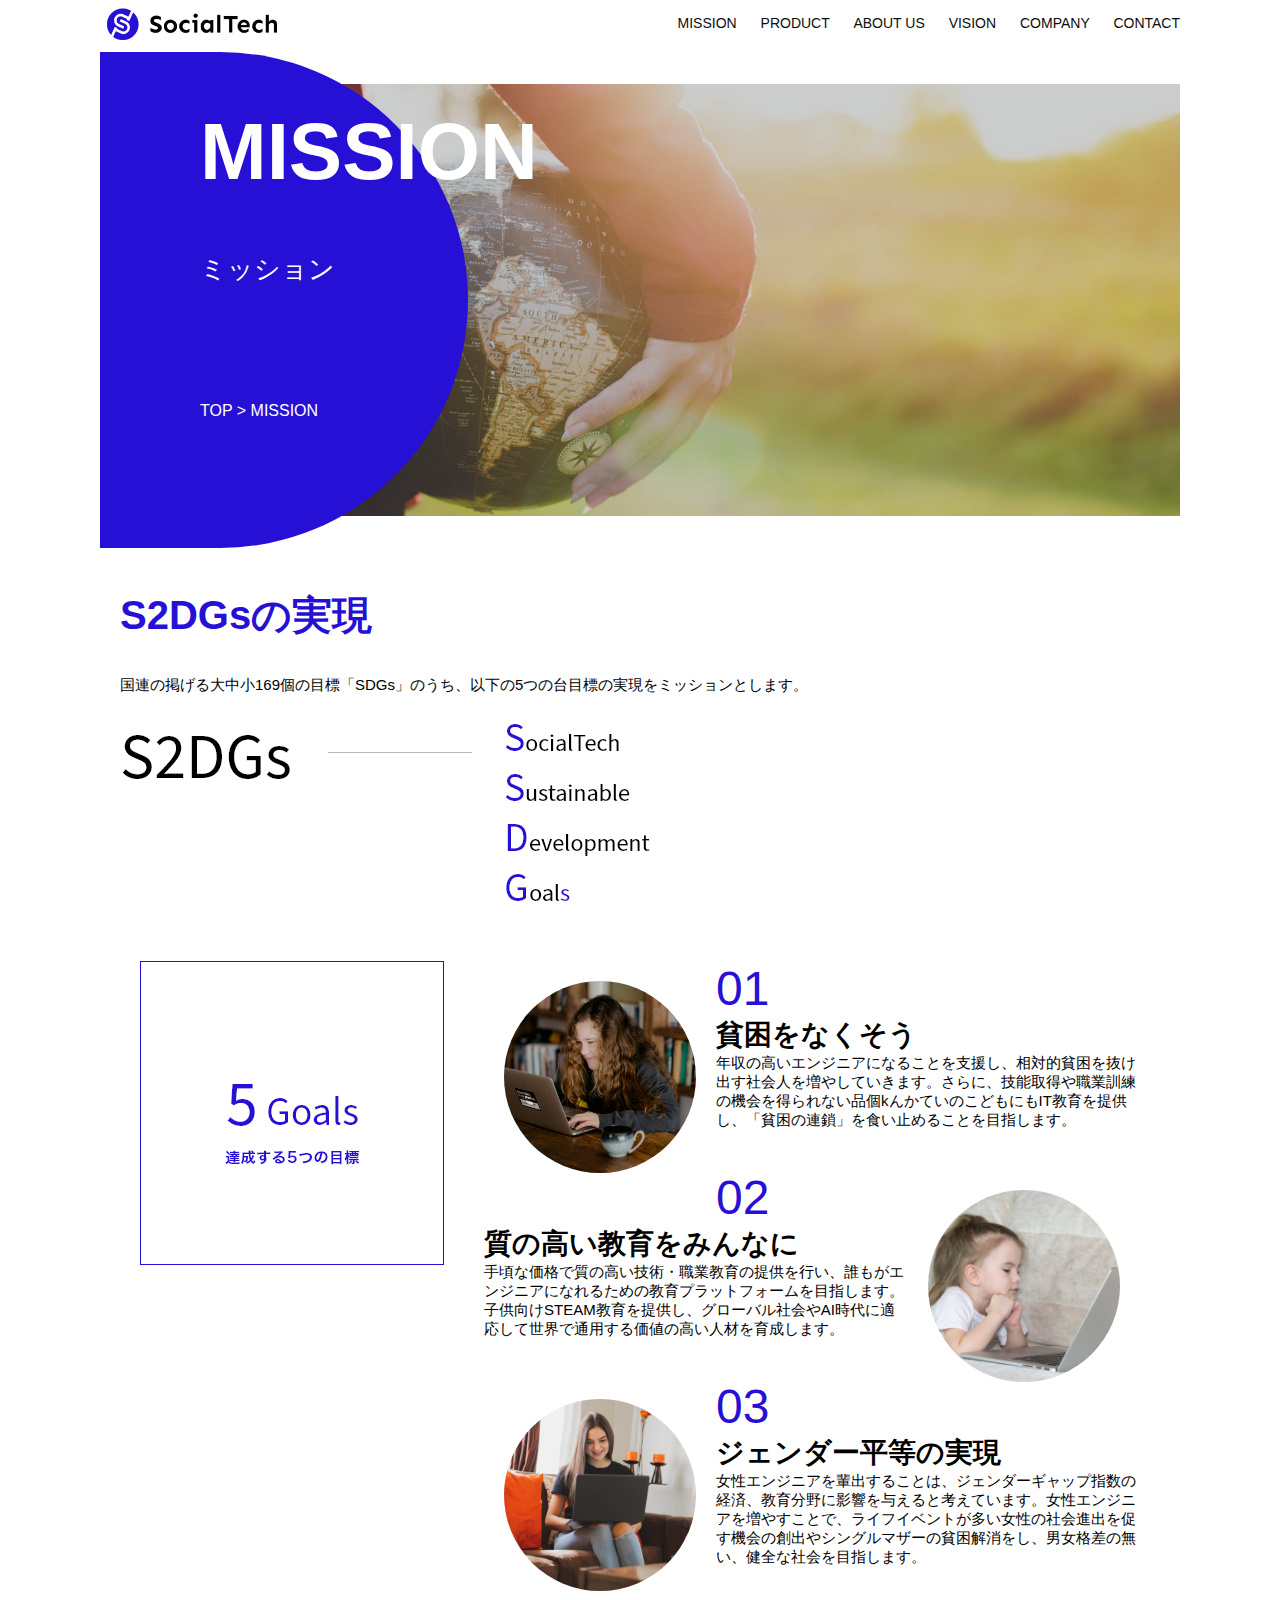
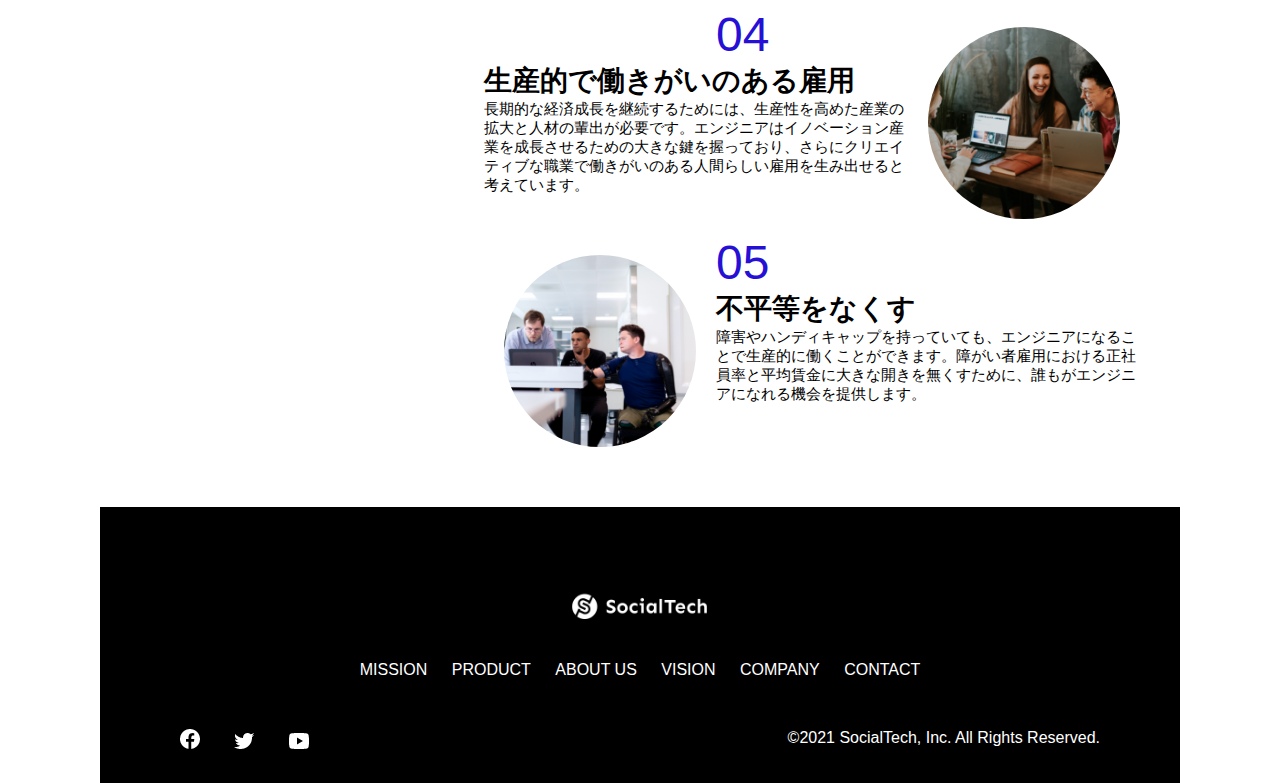
<file: mission.html>
<!DOCTYPE html>
<html>
  <head>
    <title>SocialTech - MISSION ミッション</title>
    <meta charset="UTF-8">
    <meta name="description" content="width=device-width, initial-scale=1.0">
    <meta name="viewport" content="width=device-width, initial-scale=1.0">
    <link rel="stylesheet" href="style.css">
  </head>
  
  <body>
    <header>
      <a href="index.html" id="logo"><img src="images/logo.png" alt="トップページに戻る"></a>
      <!-- alt属性は画像が表示できないブラウザなどでアクセスした際に、画像の代わりにテキストで内容が表示されます。 -->
      <nav id="nav-pc">
        <a href="mission.html">MISSION</a>
        <a href="product.html">PRODUCT</a>
        <a href="index.html#aboutus">ABOUT US</a>
        <a href="index.html#vidion">VISION</a>
        <a href="index.html#company">COMPANY</a>
        <a href="index.html#contact">CONTACT</a>
        <!-- ページ内リンクの設定方法：
          aタグのhref属性に、HTMLファイル名#id属性値を指定する
          リンク先に設定したい要素のidに、先ほど指定したid属性値を設定する -->
      </nav>
      <!-- スマートフォン用メニューボタン -->
      <img id="menu-sp" src="images/button-menu.png" alt="ナビゲーションを開く" onclick="document.getElementById('nav-sp').style.display = 'block'">
      <!-- スマートフォン用ナビゲーション -->
      <nav id="nav-sp">
        <img id="close" src="images/button-close.png" alt="ナビゲーションを閉じる" onclick="document.getElementById('nav-sp').style.display = 'none'">
         <a id="logo-sp" href="index.html" onclick="document.getElementById('nav-sp').style.display = 'none'"><img
             src="images/logo-sp.png" alt="トップページに戻る"></a>
             <a class="menu" href="mission.html" onclick="document.getElementById('nav-sp').style.display = 'none'">MISSION</a>
         <a class="menu" href="product.html" onclick="document.getElementById('nav-sp').style.display = 'none'">PRODUCT</a>
         <a class="menu" href="index.html#aboutus" onclick="document.getElementById('nav-sp').style.display = 'none'">ABOUT
           US</a><!-- onclick="document.getElementById('nav-sp').style.display = 'none'"はここをタップしたら非表示になる
            次のページに行ってもメニューが開きっぱなしだと邪魔だから -->
         <a class="menu" href="index.html#vision"
           onclick="document.getElementById('nav-sp').style.display = 'none'">VISION</a>
         <a class="menu" href="index.html#company"
           onclick="document.getElementById('nav-sp').style.display = 'none'">COMPANY</a>
         <a class="menu" href="index.html#contact"
           onclick="document.getElementById('nav-sp').style.display = 'none'">CONTACT</a>
         <div id="sns">
           <a href="https://www.facebook.com/sejuku2013"><img src="images/button-facebook.png" alt="Facebookのリンク"></a>
           <a href="https://twitter.com/samuraijuku"><img src="images/button-twitter.png" alt="Twitterのリンク"></a>
           <a href="https://www.youtube.com/channel/UCCFOQO5aDK0xXam4cUQXT8g"><img src="images/button-youtube.png" alt="YouTubeのリンク"></a>
         </div>
      </nav>
    </header>
    <main>
      <article>
        <!-- メインビジュアル -->
        <section id="mission-main">
          <div id="mission-title">
            <h1>MISSION</h1>
            <span>ミッション</span>
            <div>TOP > MISSION</div>
          </div>
        </section>
        <!-- mission-s2dgs -->
        <section id="mission-s2dgs">
          <h2 class="mission-h2">S2DGsの実現</h2>
          <p>国連の掲げる大中小169個の目標「SDGs」のうち、以下の5つの台目標の実現をミッションとします。</p>
          <img src="images/mission/mission-s2dgs.png" alt="S2DGs">
        </section>
        <!-- mission-5goals -->
        <section id="mission-5goals">
          <div>
            <img id="s2dgs-image" src="images/mission/mission-5goals.png" alt="5Goals">
          </div>
          <div>
            <div>
              <img class="fivegoals-image-left" src="images/mission/mission-5goals01.png" alt="PCを操作する女の子">
              <span class="fivegoals-number">01</span>
              <h3 class="fivegoals-h3">貧困をなくそう</h3>
              <p class="fivegoals-p">年収の高いエンジニアになることを支援し、相対的貧困を抜け出す社会人を増やしていきます。さらに、技能取得や職業訓練の機会を得られない品個kんかていのこどもにもIT教育を提供し、「貧困の連鎖」を食い止めることを目指します。</p>
            </div>

            <div>
              <img class="fivegoals-image-right" src="images/mission/mission-5goals02.png" alt="PCを見つめる小さい女の子">
              <span class="fivegoals-number">02</span>
              <h3 class="fivegoals-h3">質の高い教育をみんなに</h3>
              <p class="fivegoals-p">
                手頃な価格で質の高い技術・職業教育の提供を行い、誰もがエンジニアになれるための教育プラットフォームを目指します。子供向けSTEAM教育を提供し、グローバル社会やAI時代に適応して世界で通用する価値の高い人材を育成します。
              </p>
            </div>
            
            <div>
              <img class="fivegoals-image-left" src="images/mission/mission-5goals03.png" alt="PCを操作する女性">
              <span class="fivegoals-number">03</span>
              <h3 class="fivegoals-h3">ジェンダー平等の実現</h3>
              <p class="fivegoals-p">
                女性エンジニアを輩出することは、ジェンダーギャップ指数の経済、教育分野に影響を与えると考えています。女性エンジニアを増やすことで、ライフイベントが多い女性の社会進出を促す機会の創出やシングルマザーの貧困解消をし、男女格差の無い、健全な社会を目指します。
              </p>
            </div>
   
            <div>
              <img class="fivegoals-image-right" src="images/mission/mission-5goals04.png" alt="笑顔で話し合う3人の男女">
              <span class="fivegoals-number">04</span>
              <h3 class="fivegoals-h3">生産的で働きがいのある雇用</h3>
              <p class="fivegoals-p">
                長期的な経済成長を継続するためには、生産性を高めた産業の拡大と人材の輩出が必要です。エンジニアはイノベーション産業を成長させるための大きな鍵を握っており、さらにクリエイティブな職業で働きがいのある人間らしい雇用を生み出せると考えています。
              </p>
            </div>

            <div>
              <img class="fivegoals-image-left" src="images/mission/mission-5goals05.png" alt="障害を持つ男性が生き生きと働く様子">
              <span class="fivegoals-number">05</span>
              <h3 class="fivegoals-h3">不平等をなくす</h3>
              <p class="fivegoals-p">
                障害やハンディキャップを持っていても、エンジニアになることで生産的に働くことができます。障がい者雇用における正社員率と平均賃金に大きな開きを無くすために、誰もがエンジニアになれる機会を提供します。
              </p>
            </div>
          </div>
        </section>
      </article>
      <footer>
        <div id="footer-logo">
          <img src="images/logo-sp.png" alt="SocialTech">
        </div>
        <div id="footer-link">
          <a href="mission.html">MISSION</a>
          <a href="product.html">PRODUCT</a>
          <a href="index.html#aboutus">ABOUT US</a>
          <a href="index.html#vision">VISION</a>
          <a href="index.html#company">COMPANY</a>
          <a href="index.html#contact">CONTACT</a>
        </div>
        <div id="sns-footer">
          <a href="https://www.facebook.com/sejuku2013"><img src="images/button-facebook.png" alt="Facebookのリンク"></a>
          <a href="https://twitter.com/samuraijuku"><img src="images/button-twitter.png" alt="Twitterのリンク"></a>
          <a href="https://www.youtube.com/channel/UCCFOQO5aDK0xXam4cUQXT8g"><img src="images/button-youtube.png" alt="YouTubeのリンク"></a>
          <span id="copyright">&copy;2021 SocialTech, Inc. All Rights Reserved. </span>
        </div>
      </footer>
    </main>
  </body>
</html>
</file>
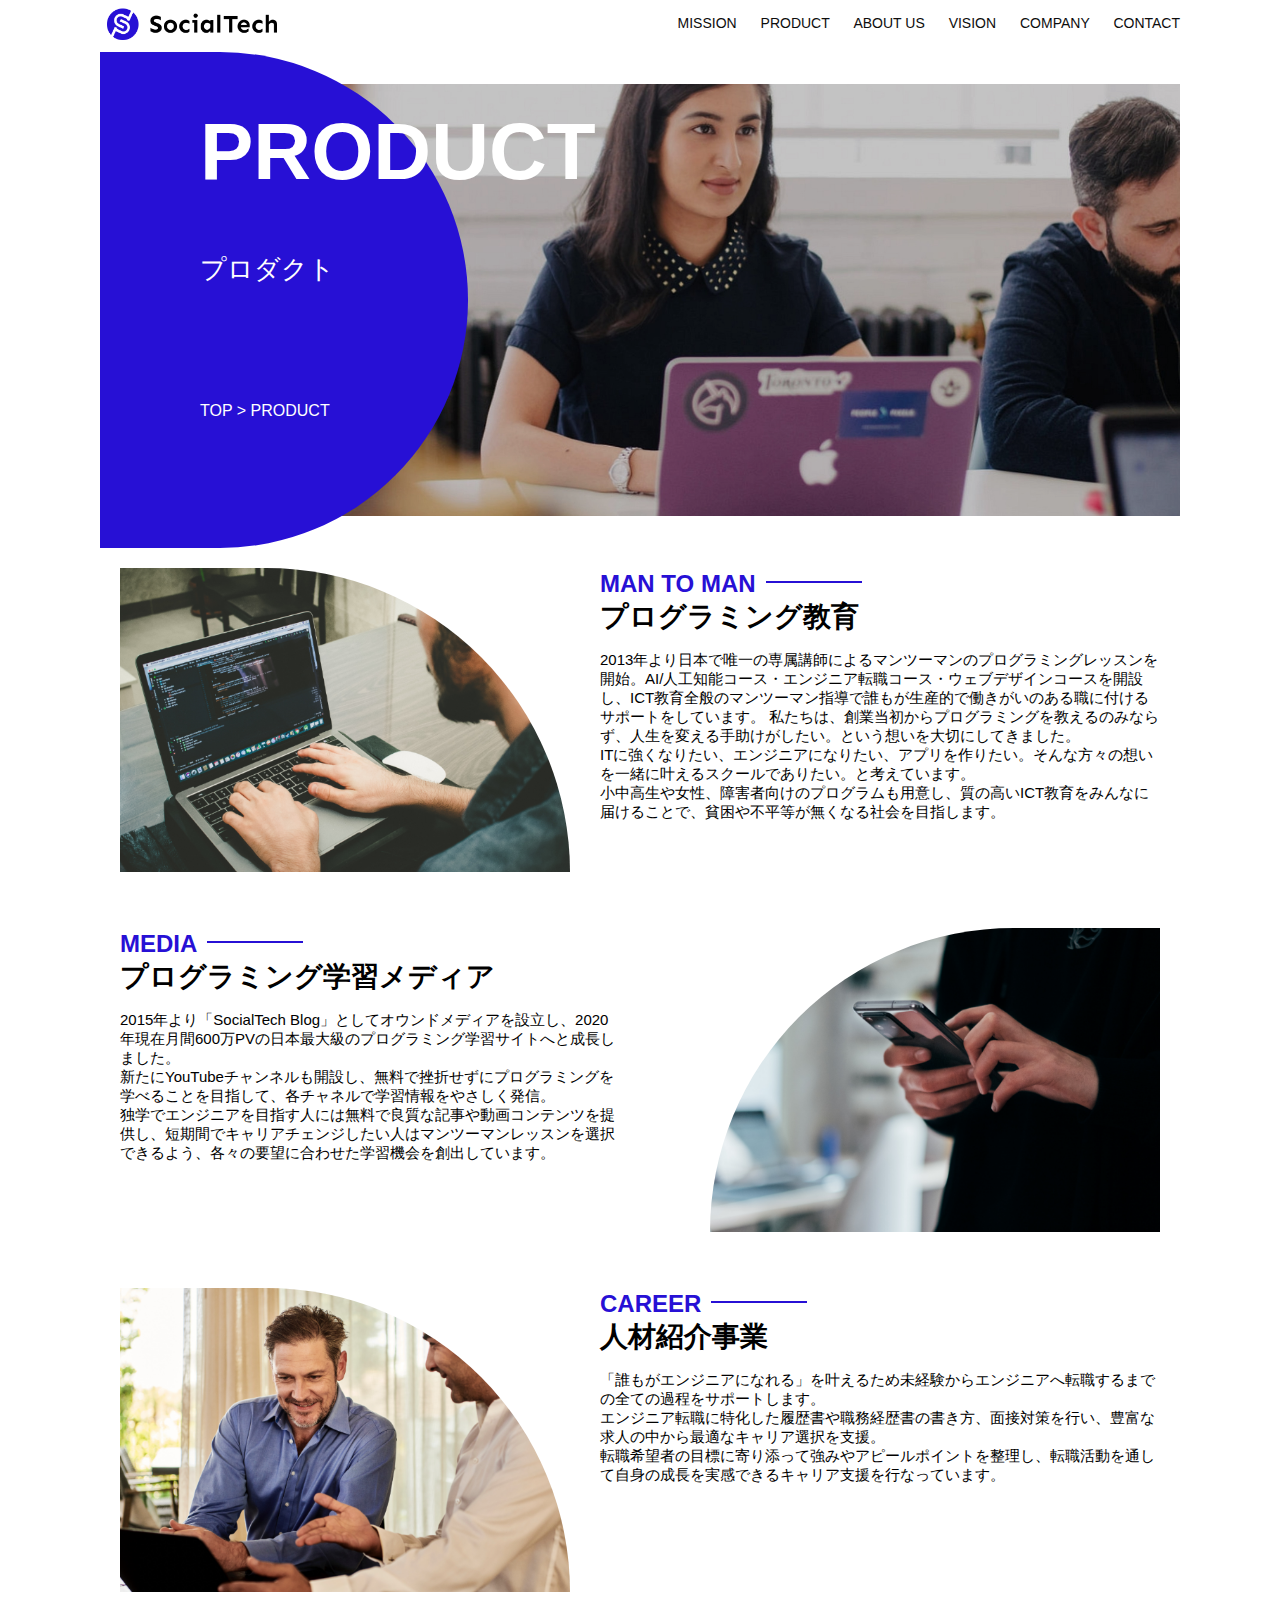
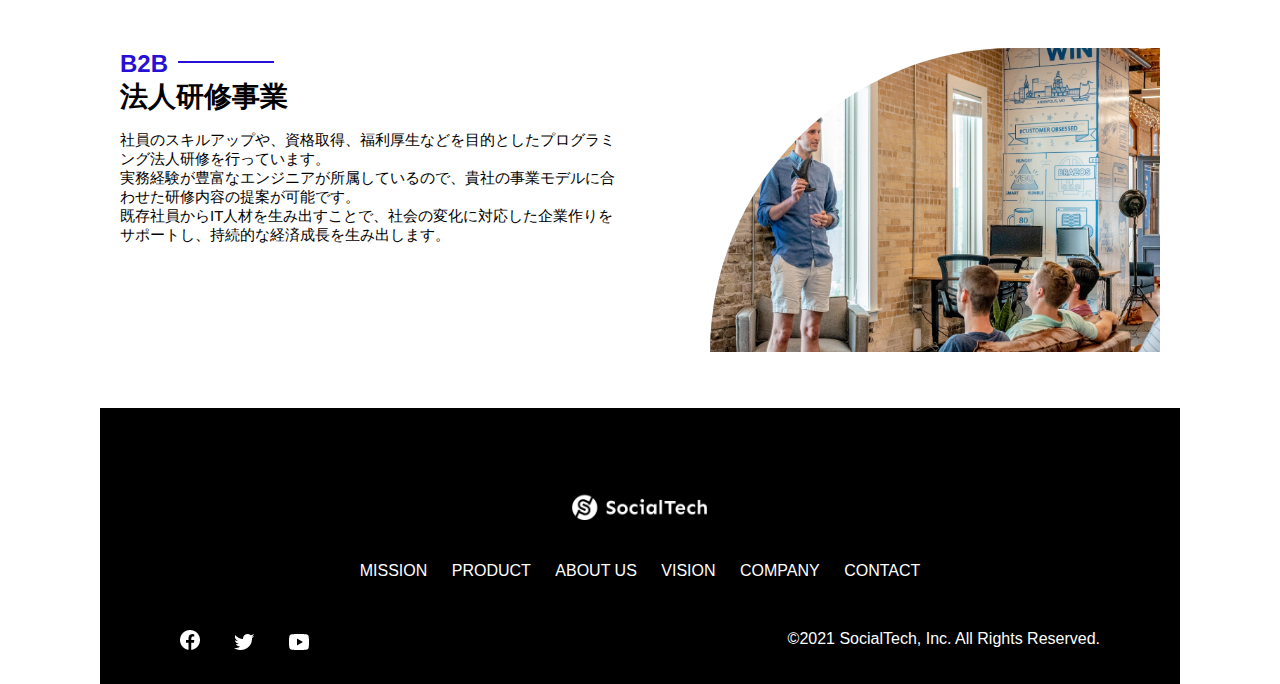
<file: product.html>
<!DOCTYPE html>
  <html>
  <head>
    <title>SocialTech -PRODUCT プロダクト-</title>
    <meta charset="UTF-8">
    <meta name="description" content="SocialTechの4つのプロダクトを紹介します">
    <meta name="viewport" content="width=device-width, initial-scale=1.0">
    <link rel="stylesheet" href="style.css">
  </head>
  
  <body>
    <!-- ヘッダー -->
    <header>
      <!-- ロゴ -->
      <a href="index.html" id="logo"><img src="images/logo.png" alt="トップページに戻る"></a>
  
      <!-- PC用ナビゲーション -->
      <nav id="nav-pc">
        <a href="mission.html">MISSION</a>
        <a href="product.html">PRODUCT</a>
        <a href="index.html#aboutus">ABOUT US</a>
        <a href="index.html#vision">VISION</a>
        <a href="index.html#company">COMPANY</a>
        <a href="index.html#contact">CONTACT</a>
      </nav>
  
      <!-- スマホ用メニューボタン -->
      <img id="menu-sp" src="images/button-menu.png" alt="ナビゲーションを開く" onclick="document.getElementById('nav-sp').style.display = 'block'">
  
      <!-- スマホ用ナビゲーション -->
      <nav id="nav-sp">
        <img id="close" src="images/button-close.png" alt="ナビゲーションを閉じる" onclick="document.getElementById('nav-sp').style.display = 'none'">
        <a id="logo-sp" href="index.html" onclick="document.getElementById('nav-sp').style.display = 'none'"><img
            src="images/logo-sp.png" alt="トップページに戻る"></a>
        <a class="menu" href="mission.html" onclick="document.getElementById('nav-sp').style.display = 'none'">MISSION</a>
        <a class="menu" href="product.html" onclick="document.getElementById('nav-sp').style.display = 'none'">PRODUCT</a>
        <a class="menu" href="index.html#aboutus" onclick="document.getElementById('nav-sp').style.display = 'none'">ABOUT
          US</a>
        <a class="menu" href="index.html#vision"
          onclick="document.getElementById('nav-sp').style.display = 'none'">VISION</a>
        <a class="menu" href="index.html#company"
          onclick="document.getElementById('nav-sp').style.display = 'none'">COMPANY</a>
        <a class="menu" href="index.html#contact"
          onclick="document.getElementById('nav-sp').style.display = 'none'">CONTACT</a>
        <div id="sns">
          <a href="https://www.facebook.com/sejuku2013"><img src="images/button-facebook.png" alt="Facebookのリンク"></a>
          <a href="https://twitter.com/samuraijuku"><img src="images/button-twitter.png" alt="Twitterのリンク"></a>
          <a href="https://www.youtube.com/channel/UCCFOQO5aDK0xXam4cUQXT8g"><img src="images/button-youtube.png" alt="YouTubeのリンク"></a>
        </div>
      </nav>
    </header>
    <main>
      <article>
        <!-- productメインビジュアル -->
        <section id="product-main">
          <div id="product-title">
            <h1>PRODUCT</h1>
            <span>プロダクト</span>
            <div>TOP > PRODUCT</div>
          </div>
        </section>
        <!-- productメインコンテンツ -->
        <section class="product-section1">
          <img src="images/product/product-mantoman.png" alt="PCでコードを書く男性">
          <div>
            <h2 class="product-h2">MAN TO MAN</h2>
            <h3 class="product-h3">プログラミング教育</h3>
            <p>
              2013年より日本で唯一の専属講師によるマンツーマンのプログラミングレッスンを開始。AI/人工知能コース・エンジニア転職コース・ウェブデザインコースを開設し、ICT教育全般のマンツーマン指導で誰もが生産的で働きがいのある職に付けるサポートをしています。
              私たちは、創業当初からプログラミングを教えるのみならず、人生を変える手助けがしたい。という想いを大切にしてきました。<br>ITに強くなりたい、エンジニアになりたい、アプリを作りたい。そんな方々の想いを一緒に叶えるスクールでありたい。と考えています。<br>小中高生や女性、障害者向けのプログラムも用意し、質の高いICT教育をみんなに届けることで、貧困や不平等が無くなる社会を目指します。
            </p>
          </div>
        </section>
        <section class="product-section2">
          <div>
            <h2 class="product-h2">MEDIA</h2>
            <h3 class="product-h3">プログラミング学習メディア</h3>
            <p>2015年より「SocialTech
              Blog」としてオウンドメディアを設立し、2020年現在月間600万PVの日本最大級のプログラミング学習サイトへと成長しました。<br>新たにYouTubeチャンネルも開設し、無料で挫折せずにプログラミングを学べることを目指して、各チャネルで学習情報をやさしく発信。<br>独学でエンジニアを目指す人には無料で良質な記事や動画コンテンツを提供し、短期間でキャリアチェンジしたい人はマンツーマンレッスンを選択できるよう、各々の要望に合わせた学習機会を創出しています。
            </p>
          </div>
          <img src="images/product/product-media.png" alt="スマートフォンを操作する人">
        </section>
        <section class="product-section1">
          <img src="images/product/product-career.png" alt="笑顔で話し合う2人の男性">
          <div>
            <h2 class="product-h2">CAREER</h2>
            <h3 class="product-h3">人材紹介事業</h3>
            <p>
              「誰もがエンジニアになれる」を叶えるため未経験からエンジニアへ転職するまでの全ての過程をサポートします。<br>エンジニア転職に特化した履歴書や職務経歴書の書き方、面接対策を行い、豊富な求人の中から最適なキャリア選択を支援。<br>転職希望者の目標に寄り添って強みやアピールポイントを整理し、転職活動を通して自身の成長を実感できるキャリア支援を行なっています。<br>
            </p>
          </div>
        </section>
        <section class="product-section2">
          <div>
            <h2 class="product-h2">B2B</h2>
            <h3 class="product-h3">法人研修事業</h3>
            <p>
              社員のスキルアップや、資格取得、福利厚生などを目的としたプログラミング法人研修を行っています。<br>実務経験が豊富なエンジニアが所属しているので、貴社の事業モデルに合わせた研修内容の提案が可能です。<br>既存社員からIT人材を生み出すことで、社会の変化に対応した企業作りをサポートし、持続的な経済成長を生み出します。
            </p>
          </div>
          <img src="images/product/product-b2b.png" alt="講演中の男性とそれを聴く人々">
        </section>
      </article>
      <footer>
        <div id="footer-logo">
          <img src="images/logo-sp.png" alt="SocialTech">
        </div>
        <div id="footer-link">
          <a href="mission.html">MISSION</a>
          <a href="product.html">PRODUCT</a>
          <a href="index.html#aboutus">ABOUT US</a>
          <a href="index.html#vision">VISION</a>
          <a href="index.html#company">COMPANY</a>
          <a href="index.html#contact">CONTACT</a>
        </div>
        <div id="sns-footer">
          <a href="https://www.facebook.com/sejuku2013"><img src="images/button-facebook.png" alt="Facebookのリンク"></a>
          <a href="https://twitter.com/samuraijuku"><img src="images/button-twitter.png" alt="Twitterのリンク"></a>
          <a href="https://www.youtube.com/channel/UCCFOQO5aDK0xXam4cUQXT8g"><img src="images/button-youtube.png" alt="YouTubeのリンク"></a>
          <span id="copyright">&copy;2021 SocialTech, Inc. All Rights Reserved. </span>
        </div>
      </footer>
    </main>
  </body>
  
  </html>
</file>
<file: style.css>
body {
    font-family: "Source Sans Pro", "Hiragino Kaku Gothic ProN", Meiryo, Arial, sans-serif;
  }
  
  p {
    font-size: 15px;
  }
/* pc */
  @media screen and (min-width: 768px){

  .carousel{
    width: 885px;
    margin-left: 20px;
  }

  body {
    max-width: 1080px;
    min-width: 960px;
    margin: 0 auto;
  }

  header {
    display: flex;
    justify-content: space-between;
  }

  #nav-pc {
    text-align: right;
    font-size: 14px;
    padding-top: 15px;
  }

  #menu-sp{
    display: none;
  } 

  #nav-sp{
    display: none;
  }

  
  /* ナビゲーションのリンクの装飾設定 */
  #nav-pc > a {
    text-decoration: none;
    margin-left: 20px;
  }
  #nav-pc > a:link {
    color: #0d0d0d;
  }
  #nav-pc > a:visited {
    color: #0d0d0d;
  }
  #nav-pc > a:hover {
    color: #000000;
    text-decoration: underline;
  }
  #nav-pc > a:active {
    color: #0d0d0d;
  }

  #main-visual {
    position: relative;
    height: 400px;
  }

  #main-message{
    position: absolute;
    top: 0;
    left: 0;
    background-color: #2710d5;
    color: #ffffff;
    border-radius: 0 0 476px 0;  /* 「border-radius：左上 右上 右下 左下;」の順で角丸の半径を指定します */
    max-width: 620px;
    z-index: 11;
    width: 100%;
    height: 100%;
  }

  #main-message h1 {
    font-size: 60px;
    font-weight: bold;
    margin:100px 0 0 50px;
  }

  #main-message p {
    font-size: 28px;
    margin-left: 50px;
  }

  #main-visual > img {
    max-width: 620px;
    border-radius: 476px 0 0 0;
    position: absolute;
    top: 0;
    right: 0;
    z-index: 10;
  }

  h2{
    margin-top: 40px;
  }

  h2::after{
    content: url("images/line.png");
    margin-left: 10px;
  }

  h3 {
    font-size: 27px;
  }
/* mission */
  #mission{
    margin: 80px auto;
    width: 100%;
  }

  #mission-flex{
    width: 100%;
    display: flex;
  }

  #mission-flex div {
    width: 50%;
    margin: 20px;
  }

  #mission-photo {
    width: 100%;
  }

  #s2dgs{
    margin-top: 50px;
  }
/* プロダクト */
  #product {
    background-color: #fafafa;
    margin: 80px 0 80px 0;
    padding: 10px 40px 0px 40px;
  }

  #product > div {
    margin-top: 40px;
    display: flex;
  }
  
  /* 左のカラム */
  #product-left {
    width: 50%;
    margin-right: 20px;
  }
  
  /* 右のカラム */
  #product-right {
    width: 50%;
    margin-left: 20px;
    margin-top: 80px;
  }
  
  /* 画像＋説明の枠 */
  #product-left > div {
    position: relative;
    height: 480px;
    margin-right: 20px;
  }
  #product-right > div {
    position: relative;
    height: 480px;
    margin-left: 20px;
  }
  
  /* 画像*/
  .product-photo {
    width: 100%;
  }

  .product-explain{
    background-color: #ffffff;
    position: absolute;
    left: 0;
    top: 280px;
    margin: 0 40px 0 40px;
    padding: 20px;
    box-shadow: 5px 5px 10px rgba(0, 0, 0, 0.05);
  }

  .product-explain > span {
    color: #2710d5;
    font-weight: bold;
    font-size: 16px;
    margin: 0;
  }

  .product-explain > h3{
    margin: 5px 0 5px 0px;
  }

  .product-explain > p{
    margin: 0;
  }

  #product-more {
    margin: 0 auto -42px auto;
  }

  /* aboutus */
  #aboutus{
    margin: 80px auto;
  }

  #aboutus > div{
    display: flex;
  }

  .culture-img{
    width: 100%;
    align-self: flex-start;
  }

  .culture-img2{
    margin-top: 50px;
    width: 100%;
  }

  .culture-table{
    max-width: 500px;
    margin-right: 50px;
  }

  .culture-num{
    font-size: 80px;
    color: #2710d5;
    margin-right: 20px;

  }

  .culture-en{
    color: #2710d5;
    font-weight: bold;
    font-size: 24px;
    display: block;
  }

  .culture-jp{
    font-size: 28px;
    font-weight: bold;
  }

  .culture-description{
    margin: 0px;
  }

  /* VISION */

  #vision{
    margin: 80 auto;
  }

  #vision > div{
    width: 100%;
    display: flex;
    justify-content: space-between;
    flex-wrap: wrap;
  }

  .vision-box{
    width: 300px;
    height: 300px;
    margin-bottom: 30px;
    position: relative;
  }

  .vision-box img{
    width: 100%;
    height: auto;
    position: absolute;
    top: 0;
    left: 0;
    z-index: 30;
  }

  .vision-box > span{
    position: absolute;
    top: 0;
    left: 0;
    z-index: 31;
    margin-right: 20px;
  }

  .vision-box h4{
    color: #2710d5;
    font-size: 19px;
    margin: 80px 0 0 0;
    margin-top: 80px;
    margin-bottom: 0px;
  }
  /* つまり教材では「marginの上に80px」という指定だったもののblocl要素（h4）に
  自然に発生するbottomのスペースも0と指定しなければならないということですか。 */

  .vision-box h4::first-letter{
    font-size: 40px;
  }

  .vision-box > span > h5 {
    font-size: 20px;
    margin: 0 0 0 0;
  }


  .vision-box p{
    margin-top: 10px;
  }
  /* ↑これ指定する意味あるのか↑ */


/* company */
  #company{
    margin: 80px auto;
  }

  #company-table{
    width: 100%;
  }

  .tableheader{
    text-align: left;
    padding: 20px;
    border-bottom: blue 1px solid;
    width: 100px;
  }

  .tableheader-first{
    text-align: left;
    border-top: #2710d5 1px solid;
    border-bottom: #2710d5 1px solid;
    padding: 20px;
  }

  .cell{
    padding: 30px;
    border-bottom: gray 1px solid;
  }

  .cell-first{
    padding: 30px;
    border-top: gray 1px solid;
    border-bottom: gray 1px solid;
  }

  .company > iframe{
    width: 100%;
    height: 368px;
    margin-top: 40px;
  }

  /* contact */

  #contact{
    margin: 80px auto;
  }


  .contact-heading{
    width: 240px;
    align-self: center;
  }

  .contact-label{
    font-weight: bold;
  }

  .contact-span{
    color: red;
    margin-left: 20px;
    font-weight: bold;
  }

  .contact-textbox{
    border-top: 0;
    border-left: 0;
    border-right: 0;
    border-bottom-width: 1px;
    border-bottom-color: #707070;
    border-bottom-style: solid;
    background-color: #fafafa;
    background-color: #fafafa;
    width: 400px;
    height: 56px;
  }

  .contact-textarea{
    border-top: 0;
    border-left: 0;
    border-right: 0;
    border-bottom-width: 1px;
    border-bottom-color: #707070;
    border-bottom-style: solid;
    background-color: #fafafa;
    width: 400px;
    height: 200px;
  }

  
  details > div {
    background-color: #fafafa;
    padding: 20px;
  } 
  details > div > span {
    font-weight: bold;
  }

  /* オリジナルコンタクトフォーム */

  .form{
    padding: 20px;
    max-width: 600px;
    background-color: #fafafa;
    margin: 0 auto;
    border: 3px solid blue;
}

  form h3{
    text-align: center;
  }

  form h4{
    color: red;
  }

  form h4 span{
    color: #000000;
  }

  .fullname{
    display: flex;
  }

  .name{
    height: 30px;
  }

  .tel{
    width: 70%;
    height: 30px;
    font-size: 16px;
  }

  .path {
    width: 70%;
    height: 30px;
    font-size: 16px;
}

.date {
    padding: 10px 30px;
    font-size: 16px;
}

textarea {
    width: 70%;
    height: 60px;
}

.contact-label {
    font-weight: bold;
}

.check-box {
    margin-top: 20px;
}

.reset:hover{
  font-weight: bold;
  cursor: pointer;
}

.reset:active{
  box-shadow: none;
  position: relative;
  top: 2px;
  left: 2px;
}



.btn {
    text-align: center;
    margin-top: 20px;
    position: relative;
}




  

  footer{
    background-color: black;
    text-align: center;
    padding: 80px 80px 30px 80px;
  }
  /* bodyのmax-widthを1060pxに設定しているからか、ブラウザを拡張した時に端まで背景が届かない */

  #footer-logo{
    margin-bottom: 30px;
  }

  #footer-link{
    margin-bottom: 50px;
  }

  #footer-link a{
    text-decoration: none;
    margin: 10px;
  }

  #footer-link a:link{
    color: white;
  }

  #footer-link a:visited{
    color: white;
  }

  #footer-link a:hover{
    color: white;
    text-decoration: underline;
  }

  #footer-link a:active{
    color: white;
  }

  #sns-footer{
    text-align: left;
    width: 100%;
  }

  #sns-footer a{
    margin-right: 30px;
  }

  #copyright{
    color: white;
    float: right;
  }

  /* missionページ */
  #mission-main{
    height: 496px;
    width: 100%;
    background-image: url("images/mission/mission-main.png");
    background-repeat: no-repeat;
    background-position-y: center;
    /* ↑背景画像の縦方向（y軸を指定）↑ */
  }

  #mission-title{
    background-color: #2710d5;
    width: 368px;
    color: white;
    height: 496px;
    border-radius: 0 248px 248px 0;
    position: relative;
  }

  #mission-title > h1{
    position: absolute;
    top: 0px;
    left: 100px;
    font-size: 80px;

  }

  #mission-title > span{
    position: absolute;
    top: 200px;
    left: 100px;
    font-size: 26px;
  }

  #mission-title > div{
    position: absolute;
    top: 350px;
    left: 100px;
    font-size: 16px;
  }

  /* mission-s2dgs */
  #mission-s2dgs{
    width: 100%;
    margin: 20px;
  }

  .mission-h2{
    color: #2710d5;
    font-size: 40px;
  }

  .mission-h2::after{
    content:none;
  }

  /* mission-5goals */
#mission-5goals{
  margin: 20px;
  display: flex;
}

#mission-5goals > div{
  flex-grow: 1;
  padding: 20px;
}

#mission-5goals > div > div{
  margin: 0 0 40px 0;
}

.fivegoals-image-right{
  float: right;
  margin: 20px;
}

.fivegoals-image-left{
  float: left;
  margin: 20px;
}

.fivegoals-number{
  color: #2710d5;
  font-size: 48px;
  margin: 0;
}

.fivegoals-h3{
  font-size: 28px;
  margin: 0;
}

.fivegoals-p{
  margin: 0;
}

/* プロダクトページ */

#product-main{
  height: 496px;
  width: 100%;
  background-image: url("images/product/product-main.png");
  background-repeat: no-repeat;
  background-position-y: center;
}

#product-title{
  background-color: #2710d5;
  width: 368px;
  color: white;
  height: 496px;
  border-radius: 0 248px 248px 0;
  position: relative;
}

#product-title > h1{
  position: absolute;
  top: 0;
  left: 100px;
  font-size: 80px;
}

#product-title > span{
  position: absolute;
  top: 200px;
  left: 100px;
  font-size: 26px;
}

#product-title > div{
  position: absolute;
  top: 350px;
  left: 100px;
  font-size: 16px;
}

/* product-contents */

.product-section1{
  position: relative;
  margin: 20px;
  height: 340px;
}

.product-section1 > img{
  position: absolute;
  top: 0;
  left: 0;
  width: 450px;
  margin: 0 40px 30px 0;
  border-radius: 0 432px 0 0;
}

.product-section1 > div{
  position: absolute;
  top: 0;
  left: 480px;
}

.product-section2{
  position: relative;
  margin: 20px;
  height: 340px;
}

.product-section2 > img{
  position: absolute;
  top: 0;
  right: 0;
  width: 450px;
  margin: 0 0 30px 40px ;
  border-radius: 432px 0 0 0;
}

.product-section2 > div{
  width: 500px;
  position: absolute;
  top: 0;
  left: 0;
}

.product-h2{
  color: #2710d5;
  font-size: 24px;
  margin: 0;
}

.product-h3{
  font-size: 28px;
  margin: 0;
}




}

/* sp */
@media screen and (max-width: 767px) {
  body {
    min-width: 375px;
    margin: 0;
  }

  .carousel {
    width: 375px;
    margin: 0 auto;
  }

  .carouselImg {
    width: 375px;
  }


  /* PC用ナビゲーション非表示 */
  #nav-pc {
    display: none;
  }

  /* ハンバーガーメニュー */
  #menu-sp {
    position: absolute;
    top: 0;
    right: 0;
  }

  #nav-sp{
    background-color: blue;
    position: absolute;
    top: 0;
    left: 0;
    width: 100%;
    height: 100%;
    display: none;
    z-index: 100;
  }

  #close{
    position: absolute;
    top: 20px;
    right: 20px;
  }

  #logo-sp{
    margin: 80px 0px 30px 20px;
  }

  #nav-sp > a{
    display: block;
  }

  #nav-sp > a:link{
    color: white;
  }

  #nav-sp > a:visited{
    color: white;
  }

  #nav-sp > a:hover{
    color: white;
    text-decoration: underline;
  }

  #nav-sp > a:active{
    color: white;
  }

  #nav-sp .menu{
    text-decoration: none;
    display: block;
    margin: 0 20px;
    height: 44px;
    font-size: 16px;
    background-image: url("images/arrow.png");
    background-repeat: no-repeat;
    background-position: right top;
  }

  #sns{
    position: absolute;
    bottom: 20px;
    left: 20px;
  }

  #sns a{
    margin-right: 30px;
  }

  #main-visual{
    overflow: hidden;
    position: relative;
    height: 470px;
    width: 100%;
  }

  #main-visual div{
    position: absolute;
    top: 0;
    left: 0;
    background-color: #2710d5;
    color: white;
    border-radius: 0 0 476px 0;
    height: 280px;
    width: 100%;
    z-index: 11;
  }

  #main-visual > div >h1{
    font-size: 28px;
    margin: 90px 0 0 0;
  }

  #main-visual > div >p{
    margin: 0;
  }

  #main-visual > img{
    width: 100%;
    border-radius: 476px 0 0 0;
    z-index: 10;
    position: absolute;
    bottom: 0;
    right: 0;
  }

  h2::after{
    content: url("images/line.png");
    margin-left: 10px;
  }

  h3{
    font-size: 24px;
    margin: 10px 0 0 0;
  }

  /* mission */

  #mission {
    margin: 20px;
  }

  #mission-photo {
    width: 100%;
  }

  #s2dgs {
    width: 100%;
  }

  /* product */

  #product{
    background-color: #fafafa;
    padding-top: 10px;
  }

  #product h2{
    margin-left: 20px;
  }

  #product-left,
  #product-right{
    margin: 0 20px;
  }

  #product-left > div,
  #product-right > div{
    position: relative;
    height: 540px;
  }

  .product-explain{
    background-color: #ffffff;
    position: absolute;
    left: 0;
    bottom: 50px;
    padding: 20px;
    box-shadow: 5px 5px 10px rgba(0, 0, 0, 0.05); 
  }

  .product-explain > span{
    color: blue;
    font-weight: bold;
    font-size: 16px;
    margin: 0;
  }

  .product-explain > h3{
    margin: 10px 0;
  }

  .product-photo{
    width: 100%;
  }

  .product-more{
    margin: 0 0 20px -42px 20px;
  }

  /* aboutus */

  #aboutus{
    margin: 80px 20px;
  }

  #aboutus > div{
    display: flex;
    flex-direction: column;
  }

  .culture-table{
    width: 100%;
    padding-right: 20px;
    order: 2;
  }

  .culture-img{
    width: 100%;
    order: 1;
  }

  .culture-img2{
    width: 100%;
  }

  .culture-num{
    font-size: 80px;
    color: blue;
  }

  .culture-en{
    color: #2710d5;
    font-weight: bold;
    font-size: 24px;
    display: block;
  }

  .culture-jp{
    display: block;
    font-weight: bold;
  }

  .culture-description{
    margin: 0;
  }







  /* vision */
  #vision {
    margin: 80px 20px 80px 20px;
  }

  .vision-box {
    width: 300px;
    height: 300px;
    margin-bottom: 30px;
    position: relative;
  }

  .vision-box > img {
    width: 100%;
    height: auto;
    position: absolute;
    top: 0;
    left: 0;
    z-index: 30;
  }

  .vision-box > span {
    position: absolute;
    top: 0;
    left: 0;
    z-index: 31;
    margin-right: 20px;
  }

  .vision-box > span > h4 {
    color: #2710d5;
    font-size: 19px;
    margin: 60px 0 0 0;
  }

  .vision-box > span > h5 {
    font-size: 20px;
    margin: 0 0 0 0;
  }
  .vision-box > span > p {
    margin: 10px 0 0 0;
  }


  /* company */

  #company{
    margin: 0 20px;
  }

  #company > h3{
    margin: 0 0 20px 0;
  }

  .company-table{
    width: 100%;
  }

  .tableheader-first{
    text-align: left;
    padding: 20px;
    border-bottom-color: #2710d5;
    border-bottom-width: 1px;
    border-bottom-style: solid;
    border-top-color: #2710d5;
    border-top-width: 1px;
    border-top-style: solid;
  }

  .tableheader{
    text-align: left;
    padding: 20px;
    border-bottom-color: #2710d5;
    border-bottom-width: 1px;
    border-bottom-style: solid;
    width: 50px;
  }

  .cell-first{
    padding: 20px;
    border-bottom-color: #ececec;
    border-bottom-width: 1px;
    border-bottom-style: solid;
    border-top-color: #ececec;
    border-top-width: 1px;
    border-top-style: solid;
  }

  .cell {
    padding: 20px;
    border-bottom-color: #ececec;
    border-bottom-width: 1px;
    border-bottom-style: solid;
  }

  #company > iframe{
    width: 100%;
    height: 240px;
    margin: 40px 0 0 0;
  }

  /* contact */

  #contact{
    margin: 80px 20px;
  }

  .form{
    padding: 0px 10px 10px 10px;
    background-color: #fafafa;
    margin: 0 auto;
    border: 3px solid blue;
  }

  form h3{
    margin: 20px 0 10px 0;
    text-align: center;
  }

  form h4{
    color: red;
    margin: 10px;
  }

  .firstname{
    display: block;
    margin-bottom: 5px;
  }


  .name{
    width: 70%;
    height: 20px;
    font-size: 16px;
  }

  .path{
    width: 70%;
    height: 20px;
    font-size: 16px;
  }

  .date {
    padding: 10px 30px;
    font-size: 16px;
  }

  textarea {
    width: 70%;
    height: 60px;
  }

  details {
    width: 100%;
  }
  details > div {
    background-color: #fafafa;
    padding: 10px;
  } 
  details > div > span {
    font-weight: bold;
  }

  .contact-label {
    font-weight: bold;
  }

  .check {
    margin-top: 20px;
  }



  .btn {
    text-align: center;
    margin-top: 20px;
   }


  


  /* footer */

  footer{
    background-color: #0d0d0d;
    padding: 30px 20px 50px 20px;
  }

  #footer-logo{
    margin: 0 0 30px 0;
  }

  #footer-link{
    margin-bottom: 50px;
  }

  #footer-link > a{
    text-decoration: none;
    margin: 0 20px 30px 0px;
    display: block;
    background-image: url("images/arrow.png");
    background-repeat: no-repeat;
    background-position: right top;
  }

  #footer-link a:link{
    color: white;
  }

  #footer-link a:visited{
    color: white;
  }

  #footer-link a:hover{
    color: white;
    text-decoration: underline;
  }

  #footer-link a:active{
    color: white;
  }

  #sns-footer > a {
    margin-right: 30px;
}

#copyright {
    font-size: 12px;
    display: block;
    margin-top: 30px;
    color: #ffffff;
}

  /* missionページ */
  /* mission-main */
  #mission-main {
    height: 256px;
    width: 100%;
    background-image: url("images/mission/mission-main.png");
    background-repeat: no-repeat;
    background-position-y: center;
    background-size: auto 208px;
  }

  #mission-title {
    background-color: #2710d5;
    width: 136px;
    color: #ffffff;
    height: 256px;
    border-radius: 0 248px 248px 0;
    position: relative;
  }
  #mission-title > h1 {
    position: absolute;
    top: 0;
    left: 20px;
    font-size: 40px;
  }

  #mission-title > span {
    position: absolute;
    top: 110px;
    left: 20px;
    font-size: 18px;
  }

  #mission-title > div {
    position: absolute;
    top: 180px;
    left: 20px;
    font-size: 13px;
  }

  /* S2DGs */
  #mission-s2dgs{
    margin: 20px;
  }

  .mission-h2{
    color: #2710d5;
    font-size: 38px;
    margin: 0;
  }

  .mission-h2::after{
    content: none;
  }

  #mission-s2dgs > img {
    width: 100%;
  }

  /* mission-5goals */
  #mission-5goals{
    margin: 20px;
  }

  #mission-5goals > div > div{
    margin-bottom: 40px;
  }

  #s2dgs-image{
    width: 100%;
  }

  .fivegoals-image-right{
    margin: 20px auto;
    display: block;
  }

  .fivegoals-image-left{
    margin: 20px auto;
    display: block;
  }

  .fivegoals-number{
    color: blue;
    font-size: 48px;
    margin: 0;
  }

  .fivegoals-p{
    margin: 0;
  }

  /* プロダクト */

  #product-main {
     height: 256px;
     width: 100%;
     background-image: url("images/product/product-main.png");
     background-repeat: no-repeat;
     background-position-y: center;
     background-size: auto 208px;
   }
   #product-title {
     background-color: #2710d5;
     width: 136px;
     color: #ffffff;
     height: 256px;
     border-radius: 0 248px 248px 0;
     position: relative;
   }
   #product-title > h1 {
     position: absolute;
     top: 0;
     left: 20px;
     font-size: 40px;
   }
   #product-title > span {
     position: absolute;
     top: 110px;
     left: 20px;
     font-size: 18px;
   }
   #product-title > div {
     position: absolute;
     top: 180px;
     left: 20px;
     font-size: 13px;
   }

  .product-section1{
    margin: 20px;
  }

  .product-section1 > img{
    width: 100%;
    border-radius: 0 300px 0 0;
  }

  .product-section2{
    margin: 20px;
    display: flex;
    flex-direction: column;
  }

  .product-section2 > img{
    order: 1;
    width: 100%;
    border-radius: 300px 0 0 0;
  }

  .product-section2 > div{
    order: 2;
  }

  .product-h2{
    color: #2710d5;
    font-size: 24px;
    margin: 0;
  }

  .product-h3{
    font-size: 28px;
    margin: 0;
  }


















}
</file>
